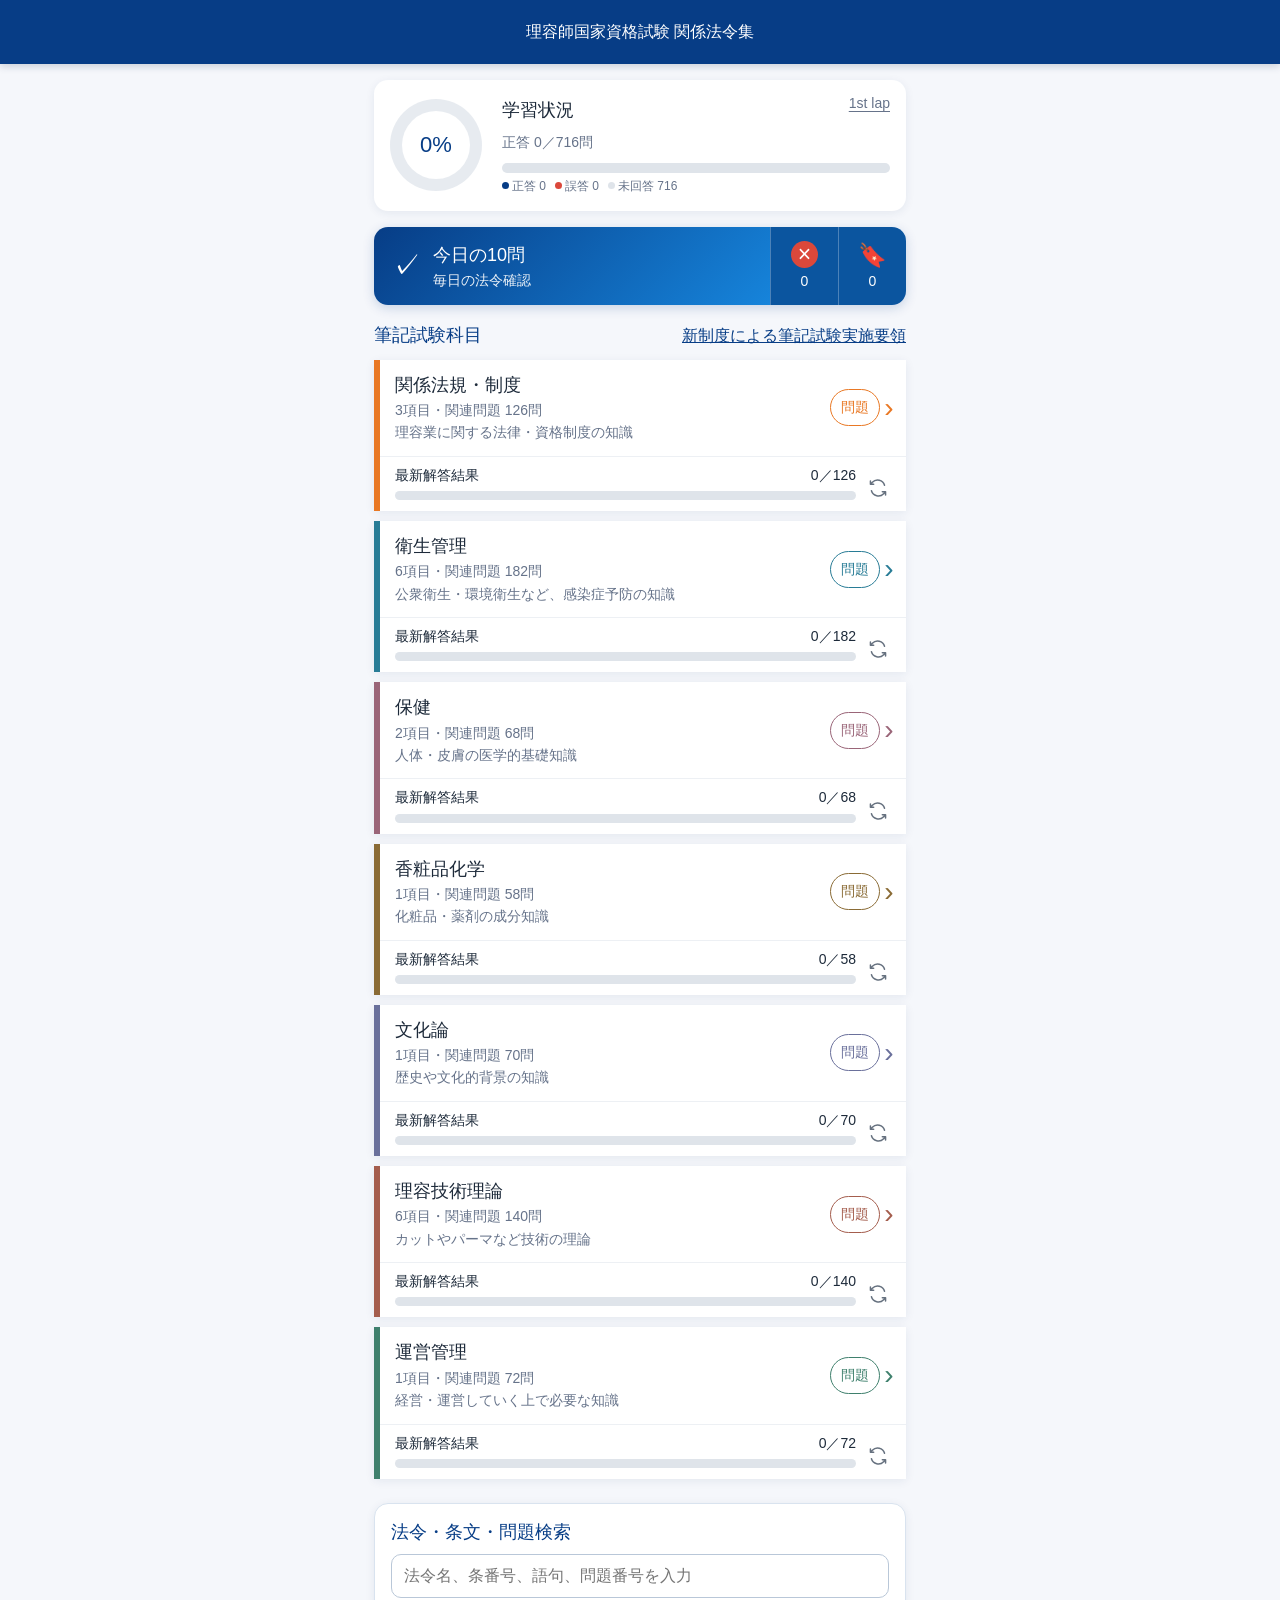
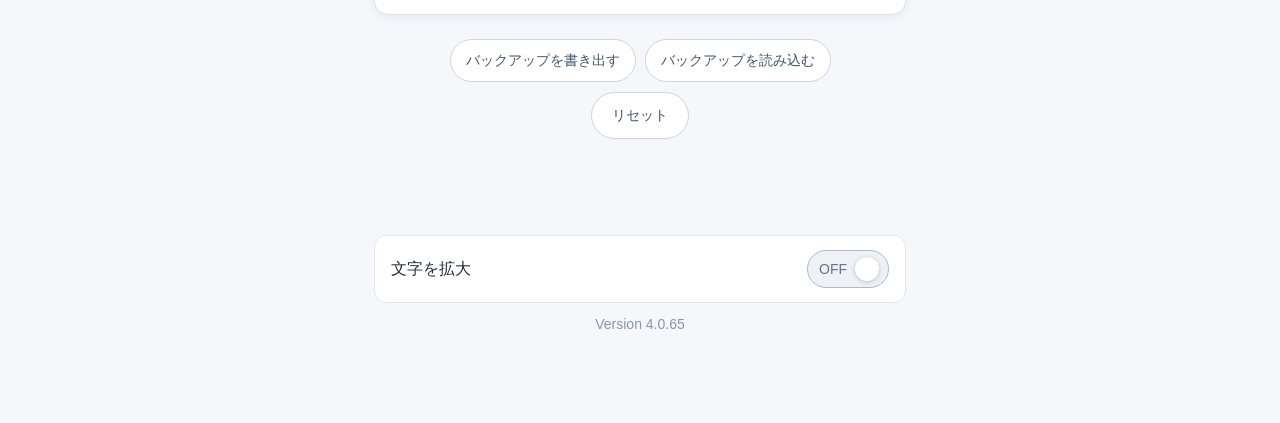
<file: index.html>
<!doctype html>
<html lang="ja">
<head>
<meta charset="utf-8">
<meta name="viewport" content="width=device-width,initial-scale=1,viewport-fit=cover">
<meta name="theme-color" content="#073d86">
<meta name="apple-mobile-web-app-capable" content="yes">
<meta name="apple-mobile-web-app-status-bar-style" content="default">
<meta name="apple-mobile-web-app-title" content="法令集">
<meta name="application-name" content="法令集">
<title>理容師国家資格試験 関係法令集</title>
<link rel="manifest" href="manifest.webmanifest?v=4.0.65">
<link rel="apple-touch-icon" href="icon-180.png?v=4.0.65">
<link rel="icon" type="image/png" sizes="192x192" href="icon-192.png?v=4.0.65">
<link rel="stylesheet" href="style.css?v=4.0.65">
</head>
<body>
<nav class="app-header" aria-label="画面移動">
  <button id="headerBack" class="header-nav-button" type="button" onclick="LawBook.back()" aria-label="戻る" hidden>‹</button>
  <h1>理容師国家資格試験 関係法令集</h1>
  <button id="headerHome" class="header-nav-button" type="button" onclick="LawBook.home()" aria-label="ホームへ戻る" hidden>⌂</button>
</nav>
<main id="app" class="app" aria-live="polite"></main>
<script src="分野別問題/data.js?v=4.0.65"></script>
<script src="officialQuestionsData.js?v=4.0.65"></script>
<script src="supplementaryQuestionsData.js?v=4.0.65"></script>
<script src="lawArticleData.js?v=4.0.65"></script>
<script src="commercialLawData.js?v=4.0.65"></script>
<script src="lawMasterData.js?v=4.0.65"></script>
<script src="confirmedAuditData.js?v=4.0.65"></script>
<script src="app.js?v=4.0.65"></script>
<script src="lawAudit.js?v=4.0.65"></script>
</body>
</html>
</file>
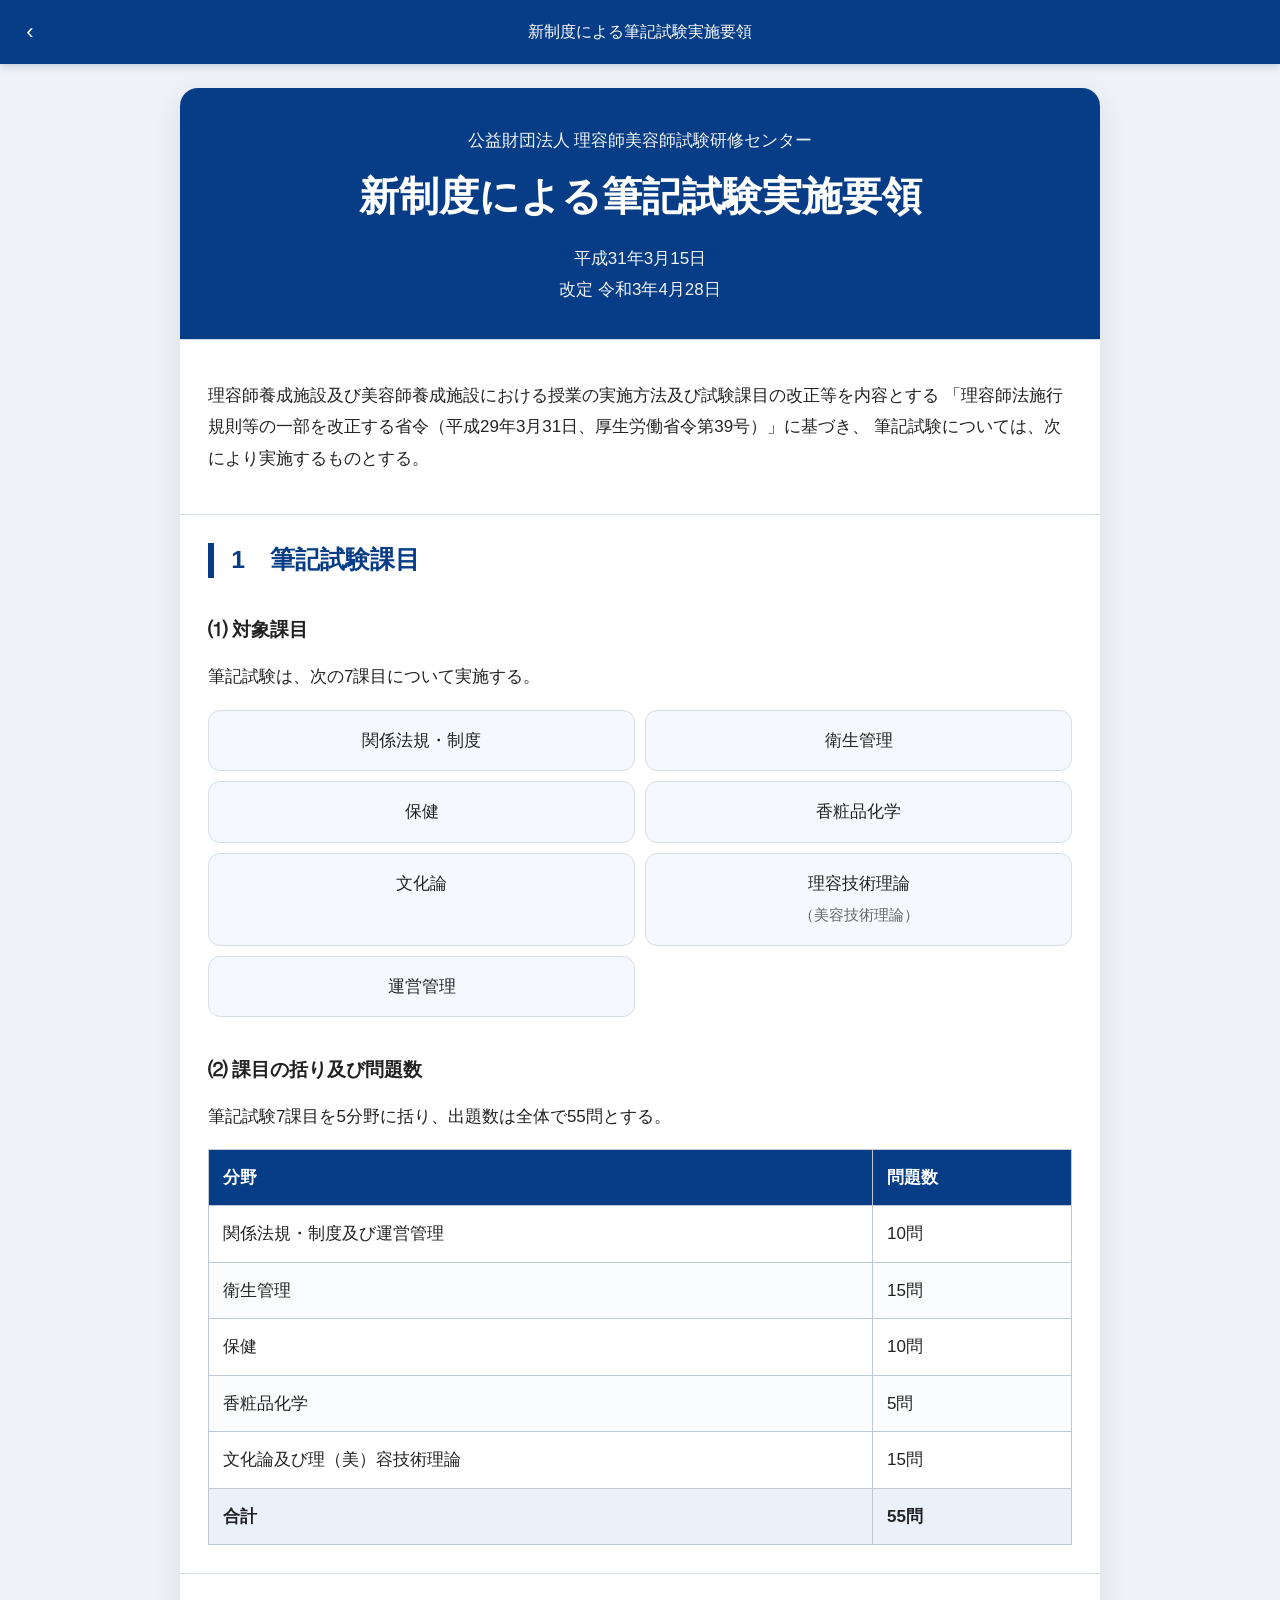
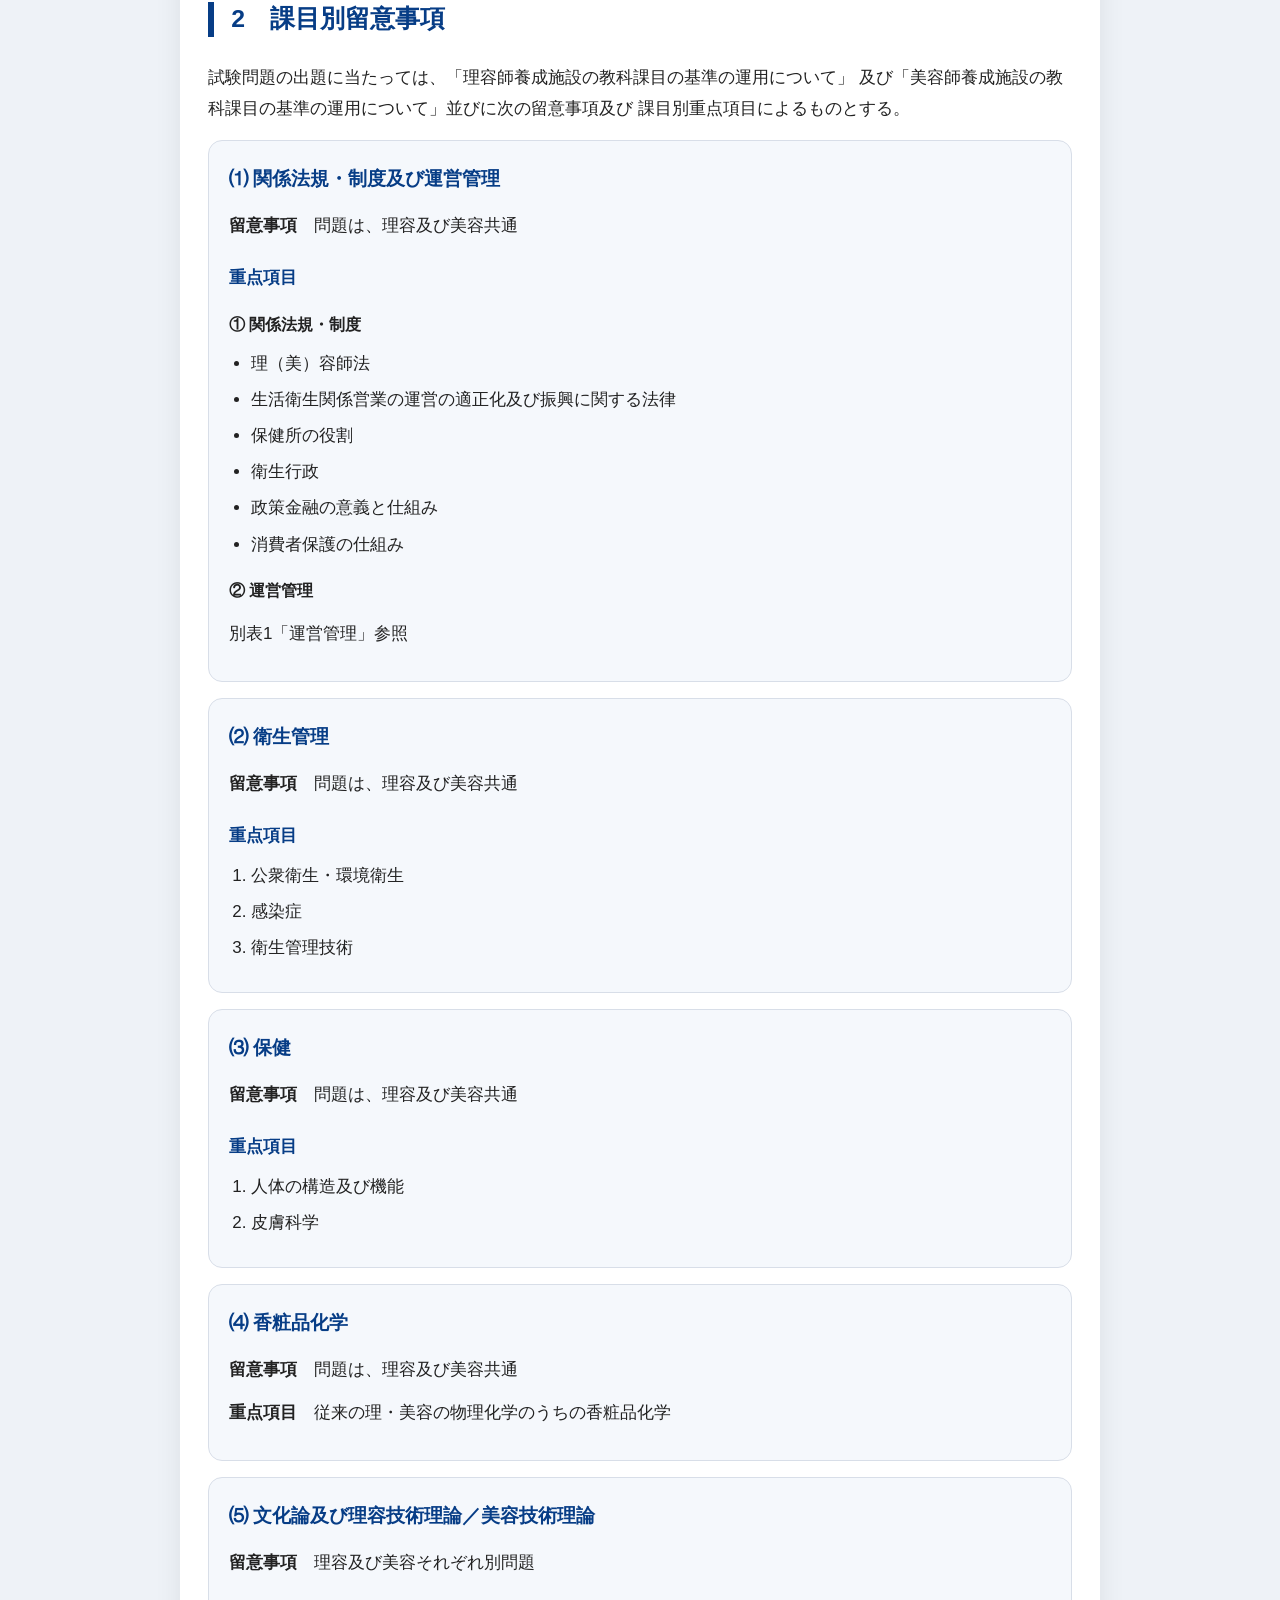
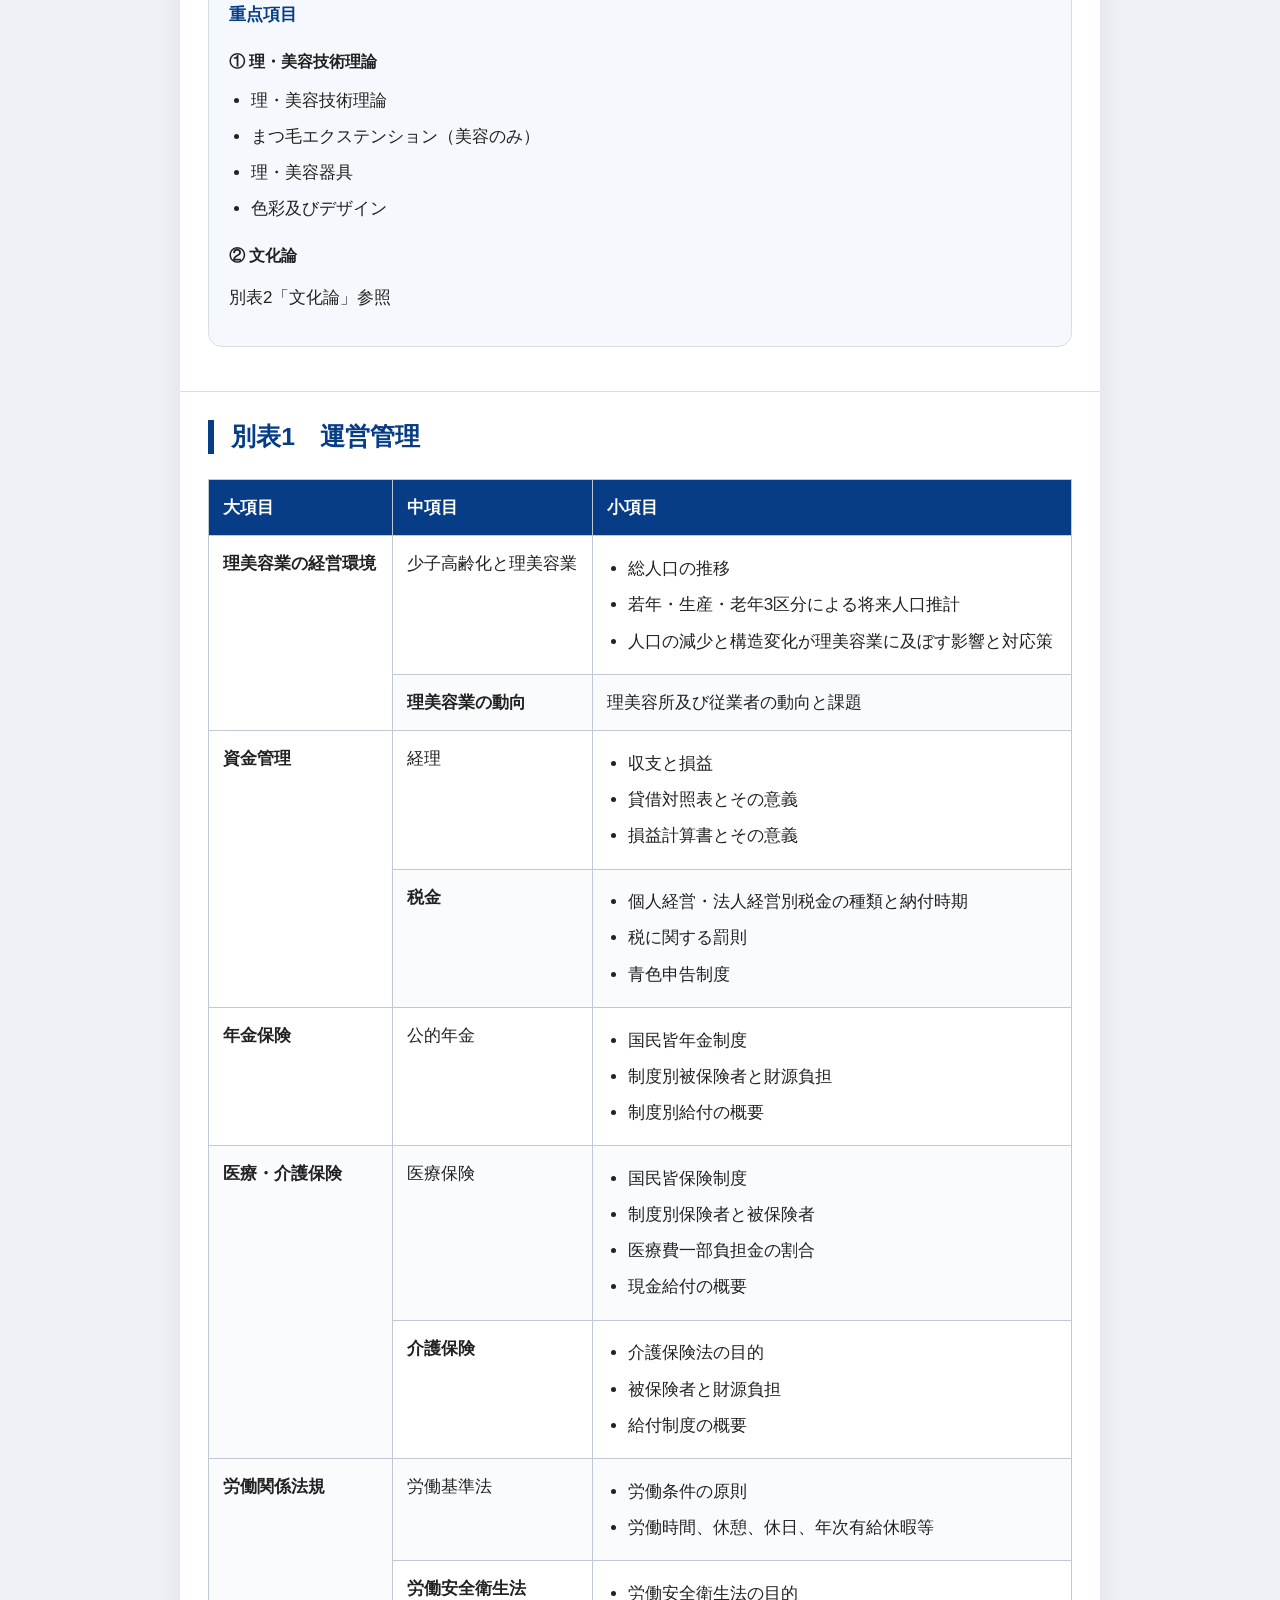
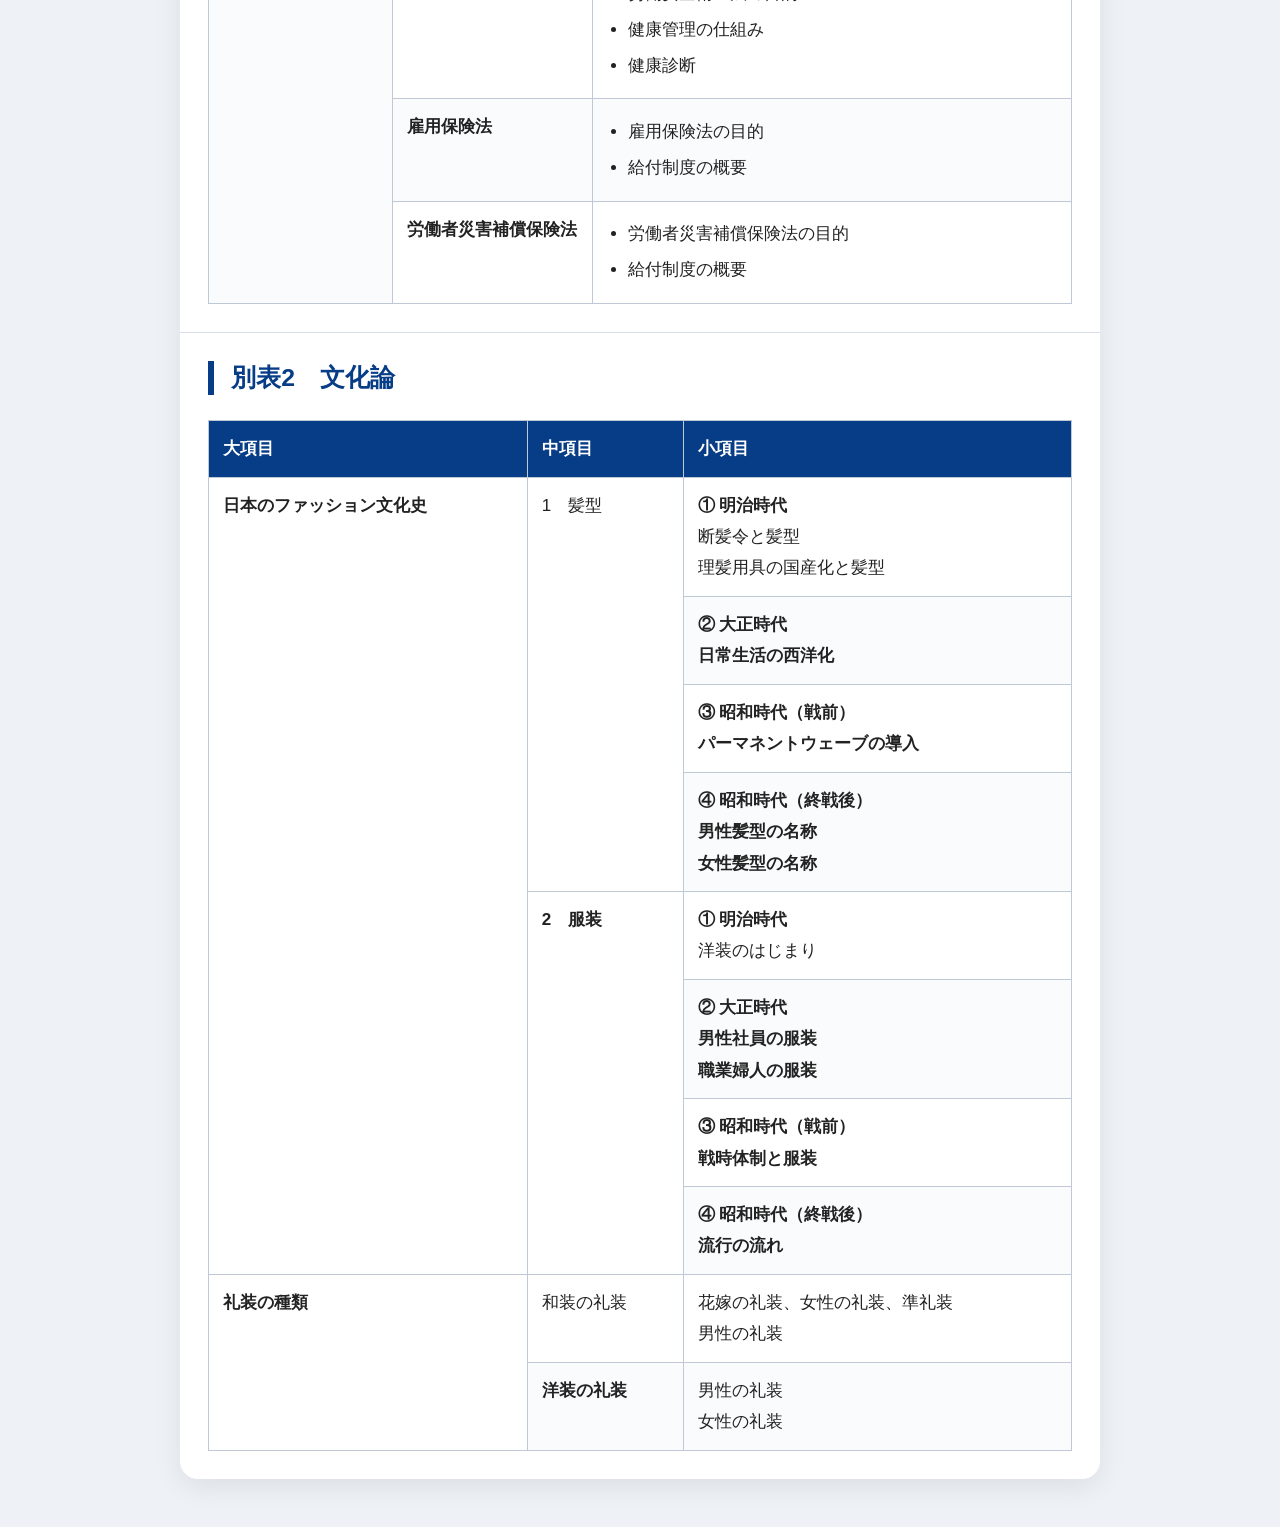
<file: preview.html>
<!DOCTYPE html>
<html lang="ja">
<head>
<meta charset="utf-8">
<meta name="viewport" content="width=device-width, initial-scale=1">
<title>新制度による筆記試験実施要領</title>
<style>
:root {
  --navy:#073D86;
  --ink:#222;
  --muted:#666;
  --line:#d8dee8;
  --soft:#f5f8fc;
  --accent:#eaf1fb;
}
* { box-sizing:border-box; }
html { scroll-behavior:smooth; }
body {
  margin:0;
  background:#eef2f7;
  color:var(--ink);
  font-family:-apple-system,BlinkMacSystemFont,"ヒラギノ角ゴシック","Yu Gothic","メイリオ",sans-serif;
  line-height:1.85;
  font-size:17px;
}
.app-header {
  position:sticky;
  top:0;
  z-index:20;
  display:grid;
  grid-template-columns:54px minmax(0,1fr) 54px;
  align-items:center;
  min-height:64px;
  padding:env(safe-area-inset-top) 8px 0;
  background:var(--navy);
  color:#fff;
  box-shadow:0 2px 8px rgba(16,42,76,.2);
}
.app-header h1 {
  margin:0;
  font-size:16px;
  font-weight:400;
  line-height:1.35;
  text-align:center;
}
.header-nav-button {
  display:grid;
  place-items:center;
  width:44px;
  height:44px;
  padding:0;
  border:0;
  background:transparent;
  color:#fff;
  font:inherit;
  font-size:22px;
  line-height:1;
}
main {
  width:min(920px, calc(100% - 24px));
  margin:24px auto 48px;
  background:#fff;
  border-radius:18px;
  box-shadow:0 8px 28px rgba(0,0,0,.08);
  overflow:hidden;
}
.hero {
  padding:34px 28px 30px;
  background:var(--navy);
  color:#fff;
  text-align:center;
}
.hero h1 {
  margin:.3em 0 .5em;
  font-size:clamp(26px,5vw,40px);
  line-height:1.35;
}
.eyebrow,.date { margin:.2em 0; opacity:.95; }
section { padding:28px; border-top:1px solid var(--line); }
h2 {
  margin:0 0 1em;
  color:var(--navy);
  font-size:1.55rem;
  line-height:1.4;
  border-left:6px solid var(--navy);
  padding-left:.7em;
}
h3 { margin:1.8em 0 .7em; font-size:1.2rem; }
h4 { margin:1.2em 0 .5em; color:var(--navy); }
h5 { margin:1em 0 .4em; font-size:1rem; }
p { margin:.7em 0; }
ul,ol { margin:.5em 0 .5em 1.3em; padding:0; }
li { margin:.28em 0; }
.subject-grid {
  display:grid;
  grid-template-columns:repeat(2,minmax(0,1fr));
  gap:10px;
  margin:1em 0 1.5em;
}
.subject-grid > div {
  background:var(--soft);
  border:1px solid var(--line);
  border-radius:12px;
  padding:14px;
  text-align:center;
}
.subject-grid span { color:var(--muted); font-size:.9em; }
.card {
  margin:16px 0;
  padding:20px;
  background:var(--soft);
  border:1px solid var(--line);
  border-radius:14px;
}
.card h3 { margin-top:0; color:var(--navy); }
.table-wrap {
  overflow-x:auto;
  -webkit-overflow-scrolling:touch;
  margin-top:1em;
}
table {
  width:100%;
  border-collapse:collapse;
  min-width:560px;
}
th,td {
  border:1px solid #bfc8d5;
  padding:12px 14px;
  vertical-align:top;
}
th {
  background:var(--navy);
  color:#fff;
  text-align:left;
}
tbody tr:nth-child(even) td { background:#fafbfd; }
.total td {
  background:var(--accent)!important;
  font-weight:700;
}
.detail-table td:first-child { font-weight:600; }
.detail-table ul { margin:.2em 0 .2em 1.2em; }
@media (max-width:640px) {
  body { font-size:16px; }
  main { width:100%; margin:0; border-radius:0; box-shadow:none; }
  .hero { padding:26px 18px; }
  section { padding:22px 16px; }
  .subject-grid { grid-template-columns:1fr; }
  .card { padding:16px; }
  .table-wrap { overflow-x:visible; }
  table {
    min-width:0;
    table-layout:fixed;
    font-size:14px;
    line-height:1.55;
  }
  th,td {
    padding:8px 6px;
    overflow-wrap:anywhere;
  }
  table:not(.detail-table) th:last-child,
  table:not(.detail-table) td:last-child {
    width:72px;
  }
}
@media print {
  body { background:#fff; }
  main { width:100%; margin:0; box-shadow:none; }
  .card { break-inside:avoid; }
  section { break-inside:auto; }
}
</style>
</head>
<body>
<nav class="app-header" aria-label="画面移動">
  <button class="header-nav-button" type="button" onclick="history.back()" aria-label="戻る">‹</button>
  <h1>新制度による筆記試験実施要領</h1>
  <span aria-hidden="true"></span>
</nav>
<main>

<header class="hero">
  <p class="eyebrow">公益財団法人 理容師美容師試験研修センター</p>
  <h1>新制度による筆記試験実施要領</h1>
  <p class="date">平成31年3月15日<br>改定 令和3年4月28日</p>
</header>

<section>
  <p>
    理容師養成施設及び美容師養成施設における授業の実施方法及び試験課目の改正等を内容とする
    「理容師法施行規則等の一部を改正する省令（平成29年3月31日、厚生労働省令第39号）」に基づき、
    筆記試験については、次により実施するものとする。
  </p>
</section>

<section>
  <h2>1　筆記試験課目</h2>

  <h3>⑴ 対象課目</h3>
  <p>筆記試験は、次の7課目について実施する。</p>
  <div class="subject-grid">
    <div>関係法規・制度</div>
    <div>衛生管理</div>
    <div>保健</div>
    <div>香粧品化学</div>
    <div>文化論</div>
    <div>理容技術理論<br><span>（美容技術理論）</span></div>
    <div>運営管理</div>
  </div>

  <h3>⑵ 課目の括り及び問題数</h3>
  <p>筆記試験7課目を5分野に括り、出題数は全体で55問とする。</p>

  <div class="table-wrap">
    <table>
      <thead>
        <tr><th>分野</th><th>問題数</th></tr>
      </thead>
      <tbody>
        <tr><td>関係法規・制度及び運営管理</td><td>10問</td></tr>
        <tr><td>衛生管理</td><td>15問</td></tr>
        <tr><td>保健</td><td>10問</td></tr>
        <tr><td>香粧品化学</td><td>5問</td></tr>
        <tr><td>文化論及び理（美）容技術理論</td><td>15問</td></tr>
        <tr class="total"><td>合計</td><td>55問</td></tr>
      </tbody>
    </table>
  </div>
</section>


<section>
  <h2>2　課目別留意事項</h2>
  <p>
    試験問題の出題に当たっては、「理容師養成施設の教科課目の基準の運用について」
    及び「美容師養成施設の教科課目の基準の運用について」並びに次の留意事項及び
    課目別重点項目によるものとする。
  </p>

  <article class="card">
    <h3>⑴ 関係法規・制度及び運営管理</h3>
    <p><strong>留意事項</strong>　問題は、理容及び美容共通</p>
    <h4>重点項目</h4>
    <h5>① 関係法規・制度</h5>
    <ul>
      <li>理（美）容師法</li>
      <li>生活衛生関係営業の運営の適正化及び振興に関する法律</li>
      <li>保健所の役割</li>
      <li>衛生行政</li>
      <li>政策金融の意義と仕組み</li>
      <li>消費者保護の仕組み</li>
    </ul>
    <h5>② 運営管理</h5>
    <p>別表1「運営管理」参照</p>
  </article>

  <article class="card">
    <h3>⑵ 衛生管理</h3>
    <p><strong>留意事項</strong>　問題は、理容及び美容共通</p>
    <h4>重点項目</h4>
    <ol>
      <li>公衆衛生・環境衛生</li>
      <li>感染症</li>
      <li>衛生管理技術</li>
    </ol>
  </article>

  <article class="card">
    <h3>⑶ 保健</h3>
    <p><strong>留意事項</strong>　問題は、理容及び美容共通</p>
    <h4>重点項目</h4>
    <ol>
      <li>人体の構造及び機能</li>
      <li>皮膚科学</li>
    </ol>
  </article>

  <article class="card">
    <h3>⑷ 香粧品化学</h3>
    <p><strong>留意事項</strong>　問題は、理容及び美容共通</p>
    <p><strong>重点項目</strong>　従来の理・美容の物理化学のうちの香粧品化学</p>
  </article>

  <article class="card">
    <h3>⑸ 文化論及び理容技術理論／美容技術理論</h3>
    <p><strong>留意事項</strong>　理容及び美容それぞれ別問題</p>
    <h4>重点項目</h4>
    <h5>① 理・美容技術理論</h5>
    <ul>
      <li>理・美容技術理論</li>
      <li>まつ毛エクステンション（美容のみ）</li>
      <li>理・美容器具</li>
      <li>色彩及びデザイン</li>
    </ul>
    <h5>② 文化論</h5>
    <p>別表2「文化論」参照</p>
  </article>
</section>


<section>
  <h2>別表1　運営管理</h2>
  <div class="table-wrap">
    <table class="detail-table">
      <thead>
        <tr><th>大項目</th><th>中項目</th><th>小項目</th></tr>
      </thead>
      <tbody>
        <tr>
          <td rowspan="2">理美容業の経営環境</td>
          <td>少子高齢化と理美容業</td>
          <td>
            <ul>
              <li>総人口の推移</li>
              <li>若年・生産・老年3区分による将来人口推計</li>
              <li>人口の減少と構造変化が理美容業に及ぼす影響と対応策</li>
            </ul>
          </td>
        </tr>
        <tr><td>理美容業の動向</td><td>理美容所及び従業者の動向と課題</td></tr>

        <tr>
          <td rowspan="2">資金管理</td>
          <td>経理</td>
          <td><ul><li>収支と損益</li><li>貸借対照表とその意義</li><li>損益計算書とその意義</li></ul></td>
        </tr>
        <tr>
          <td>税金</td>
          <td><ul><li>個人経営・法人経営別税金の種類と納付時期</li><li>税に関する罰則</li><li>青色申告制度</li></ul></td>
        </tr>

        <tr>
          <td>年金保険</td>
          <td>公的年金</td>
          <td><ul><li>国民皆年金制度</li><li>制度別被保険者と財源負担</li><li>制度別給付の概要</li></ul></td>
        </tr>

        <tr>
          <td rowspan="2">医療・介護保険</td>
          <td>医療保険</td>
          <td><ul><li>国民皆保険制度</li><li>制度別保険者と被保険者</li><li>医療費一部負担金の割合</li><li>現金給付の概要</li></ul></td>
        </tr>
        <tr>
          <td>介護保険</td>
          <td><ul><li>介護保険法の目的</li><li>被保険者と財源負担</li><li>給付制度の概要</li></ul></td>
        </tr>

        <tr>
          <td rowspan="4">労働関係法規</td>
          <td>労働基準法</td>
          <td><ul><li>労働条件の原則</li><li>労働時間、休憩、休日、年次有給休暇等</li></ul></td>
        </tr>
        <tr>
          <td>労働安全衛生法</td>
          <td><ul><li>労働安全衛生法の目的</li><li>健康管理の仕組み</li><li>健康診断</li></ul></td>
        </tr>
        <tr>
          <td>雇用保険法</td>
          <td><ul><li>雇用保険法の目的</li><li>給付制度の概要</li></ul></td>
        </tr>
        <tr>
          <td>労働者災害補償保険法</td>
          <td><ul><li>労働者災害補償保険法の目的</li><li>給付制度の概要</li></ul></td>
        </tr>
      </tbody>
    </table>
  </div>
</section>


<section>
  <h2>別表2　文化論</h2>
  <div class="table-wrap">
    <table class="detail-table">
      <thead>
        <tr><th>大項目</th><th>中項目</th><th>小項目</th></tr>
      </thead>
      <tbody>
        <tr>
          <td rowspan="8">日本のファッション文化史</td>
          <td rowspan="4">1　髪型</td>
          <td><strong>① 明治時代</strong><br>断髪令と髪型<br>理髪用具の国産化と髪型</td>
        </tr>
        <tr><td><strong>② 大正時代</strong><br>日常生活の西洋化</td></tr>
        <tr><td><strong>③ 昭和時代（戦前）</strong><br>パーマネントウェーブの導入</td></tr>
        <tr><td><strong>④ 昭和時代（終戦後）</strong><br>男性髪型の名称<br>女性髪型の名称</td></tr>

        <tr>
          <td rowspan="4">2　服装</td>
          <td><strong>① 明治時代</strong><br>洋装のはじまり</td>
        </tr>
        <tr><td><strong>② 大正時代</strong><br>男性社員の服装<br>職業婦人の服装</td></tr>
        <tr><td><strong>③ 昭和時代（戦前）</strong><br>戦時体制と服装</td></tr>
        <tr><td><strong>④ 昭和時代（終戦後）</strong><br>流行の流れ</td></tr>

        <tr>
          <td rowspan="2">礼装の種類</td>
          <td>和装の礼装</td>
          <td>花嫁の礼装、女性の礼装、準礼装<br>男性の礼装</td>
        </tr>
        <tr>
          <td>洋装の礼装</td>
          <td>男性の礼装<br>女性の礼装</td>
        </tr>
      </tbody>
    </table>
  </div>
</section>

</main>
</body>
</html>
</file>
<file: style.css>
:root{
  --font-lv1:22px;--font-lv2:20px;--font-lv3:18px;--font-lv4:16px;--font-lv5:14px;
  --navy:#073d86;--blue:#1266c3;--chart-blue:#3477d4;--chart-green:#35ba39;--orange:#ff8a22;--wrong:#db483b;--gray:#dfe4ea;
  --text:#1d2a3a;--muted:#66738a;--bg:#f5f7fb;--card:#fff;--danger:#c83b32;
}
*{box-sizing:border-box;font-weight:400}
html{background:var(--bg);color:var(--text);font-family:-apple-system,BlinkMacSystemFont,"Hiragino Sans","Yu Gothic",Meiryo,sans-serif;font-weight:400;-webkit-text-size-adjust:100%;text-size-adjust:100%}
body{margin:0;min-height:100vh;background:var(--bg);font-size:var(--font-lv4);font-weight:400;line-height:1.65}
button,input{font:inherit}
button{cursor:pointer}
.app-header{position:sticky;top:0;z-index:20;display:grid;grid-template-columns:54px minmax(0,1fr) 54px;align-items:center;min-height:64px;padding:env(safe-area-inset-top) 8px 0;background:var(--navy);color:#fff;box-shadow:0 2px 8px #102a4c33}
.app-header h1{margin:0;text-align:center;font-size:var(--font-lv4);font-weight:400;line-height:1.3;overflow-wrap:anywhere}
.header-nav-button{display:grid;place-items:center;width:44px;height:44px;padding:0;border:0;background:transparent;color:#fff;font:inherit;font-size:var(--font-lv1);line-height:1}
.header-nav-button[hidden]{visibility:hidden;display:grid!important}
.app{width:min(100%,560px);margin:auto;padding:16px 14px calc(88px + env(safe-area-inset-bottom))}
.section-title{margin:0 0 12px;font-size:var(--font-lv3);font-weight:400;color:var(--navy);line-height:1.4}
.section-title-row{display:flex;align-items:baseline;justify-content:space-between;gap:10px;margin:0 0 12px;flex-wrap:wrap}
.section-title-row .section-title{margin:0}
.exam-guide-link{margin-left:auto;color:var(--navy);font-size:16px;font-weight:400;line-height:1.4;text-align:right;text-decoration:underline}
.home-card,.article-card,.question-card,.result-card,.bookmark-item,.setting-card{background:var(--card);border-radius:14px;box-shadow:0 2px 10px #17386114}
.progress-card{position:relative;display:grid;grid-template-columns:96px 1fr;gap:16px;align-items:center;padding:16px;margin-bottom:16px}
.lap-count{position:absolute;top:14px;right:16px;padding:0;border:0;background:transparent;color:var(--muted);font-size:var(--font-lv5);line-height:1.3;text-decoration:underline;text-underline-offset:3px}
.progress-ring{display:grid;place-items:center;width:92px;height:92px;border-radius:50%;background:conic-gradient(var(--chart-blue) var(--rate),#e7ebf0 0);position:relative}
.progress-ring::after{content:"";position:absolute;width:68px;height:68px;border-radius:50%;background:#fff}
.progress-ring span{position:relative;z-index:1;font-size:var(--font-lv1);color:var(--navy)}
.progress-summary h2{margin:0 0 5px;font-size:var(--font-lv3);font-weight:400}
.progress-summary p{margin:0;color:var(--muted);font-size:var(--font-lv5)}
.home-result-bar{display:flex;overflow:hidden;width:100%;height:10px;margin-top:9px;border-radius:99px;background:#d9dee5}
.home-result-bar i{display:block;height:100%}.home-result-bar .correct{background:var(--chart-green)}.home-result-bar .wrong{background:var(--wrong)}.home-result-bar .unanswered{background:var(--gray)}
.home-result-legend{display:flex;flex-wrap:wrap;gap:3px 9px;margin-top:5px;color:var(--muted);font-size:12px;line-height:1.4}
.home-result-legend span::before{content:"";display:inline-block;width:7px;height:7px;margin-right:3px;border-radius:50%;vertical-align:1px}.home-result-legend .correct::before{background:var(--navy)}.home-result-legend .wrong::before{background:var(--wrong)}.home-result-legend .unanswered::before{background:var(--gray)}
.overall-stat{margin-top:10px}
.law-stat-head{display:flex;justify-content:space-between;gap:8px;margin-bottom:4px;font-size:var(--font-lv5)}
.stacked-bar{display:flex;overflow:hidden;height:9px;border-radius:99px;background:var(--gray)}
.stacked-bar .correct{background:var(--chart-green)}.stacked-bar .wrong{background:var(--wrong)}
.bar-legend{display:flex;flex-wrap:wrap;gap:8px;margin-top:5px;color:var(--muted);font-size:var(--font-lv5)}
.bar-legend span::before{content:"";display:inline-block;width:7px;height:7px;margin-right:3px;border-radius:50%;vertical-align:1px}.legend-correct::before{background:var(--chart-green)}.legend-wrong::before{background:var(--wrong)}.legend-unanswered::before{background:var(--gray)}
.today-wrap{display:grid;grid-template-columns:minmax(0,1fr) 68px 68px;margin-bottom:18px;border-radius:14px;overflow:hidden;box-shadow:0 3px 12px #073d8630}
.today-start,.today-side-button{min-height:78px;border:0;color:#fff}
.today-start{display:flex;align-items:center;gap:12px;min-width:0;padding:13px 17px;background:linear-gradient(135deg,var(--navy),#1684db);text-align:left}
.today-start>span:last-child{min-width:0}.today-start .check{font-size:30px}.today-start strong{display:block;font-size:var(--font-lv3);font-weight:400;white-space:nowrap}.today-start small{display:block;font-size:var(--font-lv5);line-height:1.45;opacity:.92;white-space:nowrap}
.today-side-button{display:grid;grid-template-rows:30px 20px;align-content:center;justify-items:center;gap:1px;background:#0b559f;border-left:1px solid #ffffff44}.today-side-button span{display:block}.today-side-button .count{font-size:var(--font-lv5);line-height:20px}.today-side-icon{height:30px;line-height:30px}.bookmark-mark{font-size:23px}.wrong-mark{display:grid!important;place-items:center;width:27px;height:27px;margin-top:1px;border-radius:50%;background:var(--wrong);color:#fff;font-size:23px;line-height:1}
.law-list{display:grid;gap:10px;margin-bottom:24px}
.subject-list{display:grid;gap:10px;margin-bottom:24px}
.home-law-search{margin:0 0 24px;padding:16px;border:1px solid #d9e3ef;border-radius:14px;background:#fff;box-shadow:0 2px 10px #17386114}
.home-law-search>label{display:block;margin-bottom:9px;color:var(--navy);font-size:var(--font-lv3);font-weight:400;line-height:1.4}
.home-law-search>input{display:block;width:100%;min-width:0;min-height:44px;padding:10px 12px;border:1px solid #b9c7d8;border-radius:10px;background:#fff;color:var(--text);font-size:16px;line-height:1.4}
.home-law-search>input:focus{border-color:var(--navy);outline:2px solid #073d8626;outline-offset:1px}
.law-search-results{display:grid;gap:16px}
.law-search-results:not(:empty){margin-top:16px}
.search-result-group{display:grid;gap:8px;min-width:0}
.search-result-group h3{margin:0 0 2px;color:var(--navy);font-size:var(--font-lv4);font-weight:400;line-height:1.4}
.search-result-item{position:relative;display:grid;gap:4px;width:100%;min-width:0;padding:12px 13px;border:1px solid #d7e0eb;border-left:5px solid var(--result-color,var(--navy));border-radius:8px;background:#fff;color:var(--text);text-align:left}
.search-result-item.question{--result-color:#073d86}
.search-result-item strong{font-size:var(--font-lv4);font-weight:400;line-height:1.5;overflow-wrap:anywhere}
.search-result-item small{display:-webkit-box;overflow:hidden;color:var(--muted);font-size:var(--font-lv5);line-height:1.55;overflow-wrap:anywhere;-webkit-box-orient:vertical;-webkit-line-clamp:3}
.search-result-label{justify-self:start;padding:2px 7px;border-radius:999px;background:#eef3f8;color:#526277;font-size:12px;line-height:1.4}
.search-result-subject{color:var(--result-color,var(--navy));font-size:var(--font-lv5);line-height:1.4}
.search-empty{margin:0;padding:16px 4px 4px;color:var(--muted);font-size:var(--font-lv4);line-height:1.6;text-align:center}
.subject-entry{overflow:hidden;border-left:6px solid var(--subject-color,var(--navy));border-radius:0;background:#fff;box-shadow:0 2px 9px #17386114}
.subject-button{display:grid;grid-template-columns:minmax(0,1fr) auto 26px;align-items:stretch;width:100%;min-height:64px;background:#fff;color:var(--text)}
.subject-main,.subject-question,.subject-arrow{border:0;background:#fff;color:var(--text)}
.subject-main{min-width:0;padding:12px 6px 12px 15px;text-align:left}
.subject-question{align-self:center;min-height:36px;padding:6px 10px;border:1px solid var(--subject-color,var(--navy));border-radius:999px;color:var(--subject-color,var(--navy));font-size:var(--font-lv5);white-space:nowrap}
.subject-arrow{display:grid;place-items:center;padding:0 10px 0 2px}
.subject-button strong{font-size:var(--font-lv3);font-weight:400;line-height:1.45;overflow-wrap:anywhere}
.subject-button small{display:block;color:var(--muted);font-size:var(--font-lv5)}
.subject-heading-line{display:flex;flex-wrap:wrap;align-items:baseline;gap:0 0.45em}
.subject-button .subject-summary{display:inline}
.subject-button .subject-description{font-size:14px;line-height:1.55}
.subject-button .arrow{color:var(--subject-color,var(--navy))}
.subject-progress{position:relative;padding:7px 50px 11px 15px;border-top:1px solid #edf0f4}
.law-entry{overflow:hidden;border-left:6px solid var(--law-color,var(--orange));border-radius:0;background:#fff;box-shadow:0 2px 9px #17386114}
.law-button,.article-button{display:grid;grid-template-columns:1fr auto;align-items:center;width:100%;min-height:64px;padding:12px 15px;border:0;border-left:6px solid var(--law-color,var(--orange));border-radius:12px;background:#fff;color:var(--text);box-shadow:0 2px 9px #17386114;text-align:left}
.law-entry .law-button{grid-template-columns:minmax(0,1fr) auto auto;border-left:0;border-radius:0;box-shadow:none}
.article-button{border-radius:0}
.law-lap{margin-left:10px;color:var(--muted);font-size:var(--font-lv5);white-space:nowrap}
.law-progress{position:relative;padding:7px 50px 11px 15px;border-top:1px solid #edf0f4}
.individual-reset-button{position:absolute;right:8px;bottom:3px;display:grid;place-items:center;width:40px;height:40px;padding:0;border:0;background:transparent;color:#66717f}
.individual-reset-button svg{width:22px;height:22px;fill:none;stroke:currentColor;stroke-width:2.2;stroke-linecap:round;stroke-linejoin:round}
.law-button strong,.article-button strong{font-size:var(--font-lv3);font-weight:400;line-height:1.45;overflow-wrap:anywhere}.law-button small,.article-button small{display:block;color:var(--muted);font-size:var(--font-lv5)}
.arrow{font-size:28px;color:var(--orange)}
.law-entry .arrow{color:var(--law-color,var(--orange))}
.article-button .arrow{color:var(--law-color,var(--orange))}
.utility-actions{display:flex;flex-wrap:wrap;justify-content:center;gap:9px;margin:24px 0 8px}
.utility-actions button{min-height:42px;padding:9px 15px;border:1px solid #cbd5e1;border-radius:999px;background:#fff;color:#43536b;font-size:var(--font-lv5)}
.reset-row{display:flex;justify-content:center;margin:10px 0 96px}.reset-row button{padding:11px 20px;border:1px solid #cbd5e1;border-radius:999px;background:#fff;color:#43536b;font-size:var(--font-lv5)}
.setting-card{display:flex;align-items:center;justify-content:space-between;gap:14px;margin:18px 0 10px;padding:14px 16px;border:1px solid #dfe8f2;border-radius:12px;background:#fff;box-shadow:none;font-size:var(--font-lv4)}
.toggle{display:inline-flex;align-items:center;gap:8px;min-width:82px;height:38px;padding:4px 7px 4px 11px;border:1px solid #aeb9c8;border-radius:999px;background:#eef2f7;color:var(--muted);font-size:var(--font-lv5)}.toggle.is-on{border-color:var(--navy);background:var(--navy);color:#fff}.toggle-state{min-width:25px;text-align:center}.toggle-knob{display:block;width:24px;height:24px;border-radius:50%;background:#fff;box-shadow:0 1px 4px #10233f40}
.version{margin-top:12px;text-align:center;color:#8a96a8;font-size:var(--font-lv5);line-height:1.4}
.lap-history-card{padding:18px;background:var(--card);border-radius:14px;box-shadow:0 2px 10px #17386114}
.lap-history-list{display:grid;gap:20px}
.lap-history-row{padding-bottom:18px;border-bottom:1px solid #e8edf3}
.lap-history-row:last-child{padding-bottom:0;border-bottom:0}
.lap-history-head{display:flex;justify-content:space-between;gap:10px;margin-bottom:7px;color:var(--text);font-size:var(--font-lv4)}
.view-head{display:grid;grid-template-columns:40px minmax(0,1fr) 40px;align-items:center;margin-bottom:14px}.view-head h2{margin:0;text-align:center;color:var(--navy);font-size:var(--font-lv3);font-weight:400;line-height:1.4;overflow-wrap:anywhere}
.article-card{padding:0}
.article-card summary{display:grid;grid-template-columns:1fr auto;align-items:center;gap:12px;padding:18px;cursor:pointer;list-style:none}
.article-card summary::-webkit-details-marker{display:none}
.article-card summary h2{margin:0;color:var(--navy);font-size:var(--font-lv3);font-weight:400;line-height:1.5;overflow-wrap:anywhere}
.article-toggle{color:var(--navy);font-size:24px;line-height:1;transition:transform .2s}
.article-card:not([open]) .article-toggle{transform:rotate(180deg)}
.article-content{padding:0 18px 18px}
.article-block{margin:0;padding:18px 0;border-top:1px solid #e8edf3}.article-block:first-of-type{border-top:0}.article-block h3{margin:0 0 10px;color:var(--orange);font-size:var(--font-lv3);font-weight:600;line-height:1.45}.article-block p,.article-block li{font-size:var(--font-lv4);font-weight:400;line-height:1.72}.article-block p{margin:0 0 1em;white-space:pre-wrap;overflow-wrap:anywhere}.article-block p:last-child{margin-bottom:0}.article-points{display:block}.article-source{color:#2e3c50;font-size:var(--font-lv4)!important;font-weight:400!important;line-height:1.72!important}.article-source.article-number{color:var(--navy)}
.primary-button,.secondary-button{width:100%;min-height:48px;margin-top:10px;border-radius:10px;font-size:var(--font-lv4)}
.primary-button{border:0;background:var(--navy);color:#fff}.secondary-button{border:1px solid #bdc9d8;background:#fff;color:var(--navy)}
.law-related-link{margin:0 0 14px}
.no-related{margin:10px 0 0;color:var(--muted);font-size:var(--font-lv5);text-align:center}
.article-navigation,.question-nav{position:fixed;z-index:30;right:0;bottom:0;left:0;display:grid;gap:8px;width:min(100%,560px);margin:0 auto;padding:10px 14px calc(10px + env(safe-area-inset-bottom));border-top:1px solid #dce4ee;background:#fff;box-shadow:0 -3px 12px #1738611f}.article-navigation{grid-template-columns:1fr 1fr 1fr}.question-nav{grid-template-columns:1fr 1fr}.article-navigation button,.question-nav button{min-height:48px;padding:7px 5px;border-radius:10px;white-space:nowrap}.article-navigation button{border:1px solid #c8d3e1;background:#fff;color:var(--navy)}.article-navigation .article-question-button{border-color:var(--navy);background:var(--navy);color:#fff}.article-navigation button:disabled{border-color:#dce2ea;background:#edf0f4;color:#9ba7b5;cursor:default}
.study-progress{height:7px;margin:0 0 12px;border-radius:99px;background:#dfe5ec;overflow:hidden}.study-progress i{display:block;height:100%;background:var(--orange)}
.answer-notice{position:fixed;z-index:25;top:64px;left:50%;display:grid;place-items:center;width:min(100%,560px);height:38px;transform:translateX(-50%);color:#fff;font-size:var(--font-lv4);line-height:1;pointer-events:none;box-shadow:0 2px 8px #102a4c2b}.answer-notice.is-correct{background:#24804e}.answer-notice.is-wrong{background:var(--danger)}
.question-card{position:relative;margin-bottom:24px;padding:18px 16px 16px}.question-card h2{margin:28px 0 18px;font-size:var(--font-lv4);font-weight:400;line-height:1.7;white-space:pre-wrap;overflow-wrap:anywhere}
.question-bookmark{position:absolute;top:12px;left:12px;border:0;background:transparent;font-size:24px;filter:grayscale(1);opacity:.55}.question-bookmark.is-on{filter:none;opacity:1}
.question-number{position:absolute;top:15px;right:15px;color:var(--muted);font-size:var(--font-lv5)}
.choices{display:grid;gap:9px}.choice{width:100%;min-height:52px;padding:10px 12px;border:1px solid #cbd5e1;border-radius:10px;background:#fff;color:var(--text);font-size:var(--font-lv4);line-height:1.65;text-align:left;overflow-wrap:anywhere}.choice.correct{border-color:#2f8a58;background:#eaf7ef}.choice.wrong{border-color:#d66057;background:#fff0ef}.choice:disabled{color:inherit;opacity:1}
.answer-box{margin-top:14px;padding:14px;border-radius:10px;background:#fff8ed}.answer-box h3{margin:0 0 8px;color:var(--orange);font-size:var(--font-lv3);font-weight:400;line-height:1.45}.answer-box p{margin:0;font-size:var(--font-lv4);line-height:1.8;white-space:pre-wrap;overflow-wrap:anywhere}.answer-explanation-part{margin:0 0 1.25em}.answer-explanation-part:last-child{margin-bottom:0}.answer-explanation-part h4{margin:0 0 .45em;font-size:var(--font-lv4);font-weight:400;line-height:1.5}.answer-explanation-part p{margin:0}
.question-nav{padding-top:30px}.question-nav-progress{position:absolute;top:6px;right:14px;left:14px;color:var(--muted);font-size:var(--font-lv5);line-height:1.4;text-align:center}.question-nav button{border:0;background:var(--navy);color:#fff}.question-nav button:disabled{background:#b9c4d1;cursor:default}
.result-card{padding:18px}.result-totals{display:grid;grid-template-columns:1fr 1fr;gap:10px;margin-bottom:16px}.result-totals div{padding:13px;border-radius:10px;text-align:center;background:#eef4fb}.result-totals strong{display:block;color:var(--navy);font-size:28px;font-weight:400}
.result-list{display:grid;gap:7px;margin-bottom:14px}.result-row{display:grid;grid-template-columns:30px minmax(0,1fr);gap:7px;padding:9px;border-radius:8px;background:#f6f8fb;font-size:var(--font-lv4);line-height:1.65;overflow-wrap:anywhere}.result-row .ok{color:#24804e}.result-row .ng{color:var(--danger)}
.bookmark-list{display:grid;gap:10px}.bookmark-item{overflow:hidden}.bookmark-item summary{display:grid;grid-template-columns:minmax(0,1fr) auto;gap:10px;padding:14px;cursor:pointer;list-style:none}.bookmark-item summary::-webkit-details-marker{display:none}.bookmark-item summary span{font-size:var(--font-lv4);line-height:1.65;overflow-wrap:anywhere}.bookmark-item summary small{color:var(--muted);font-size:var(--font-lv5)}.bookmark-body{padding:0 14px 14px;border-top:1px solid #edf0f4}.bookmark-body h3{margin:15px 0 7px;color:var(--orange);font-size:var(--font-lv3);font-weight:400;line-height:1.45}.bookmark-body p,.bookmark-body ol{margin:0;font-size:var(--font-lv4);line-height:1.75;white-space:pre-wrap;overflow-wrap:anywhere}.bookmark-actions{display:grid;grid-template-columns:1fr 1fr;gap:8px;margin-top:12px}.bookmark-actions button{min-height:44px;border-radius:9px;font-size:var(--font-lv4)}.bookmark-actions .remove{border:1px solid #e1aaa5;background:#fff;color:var(--danger)}.bookmark-actions .open{border:0;background:var(--navy);color:#fff}
.lap-mistake-list{display:grid;gap:10px}.lap-mistake-item{width:100%;padding:14px;border:0;color:var(--text);text-align:left}.lap-mistake-question{display:block;font-size:var(--font-lv4);line-height:1.65;white-space:pre-wrap;overflow-wrap:anywhere}.lap-mistake-answer{display:grid;grid-template-columns:auto minmax(0,1fr);gap:8px;margin-top:10px;padding-top:10px;border-top:1px solid #edf0f4;font-size:var(--font-lv5);line-height:1.6}.lap-mistake-answer small{color:var(--orange);font-size:inherit}.lap-mistake-answer span{overflow-wrap:anywhere}
.empty{padding:30px 12px;text-align:center;color:var(--muted)}
body.text-enlarged .law-button strong,
body.text-enlarged .subject-button strong,
body.text-enlarged .article-button strong,
body.text-enlarged .article-card summary h2{font-size:22px}
body.text-enlarged .article-block h3,
body.text-enlarged .answer-box h3{font-size:22px}
body.text-enlarged .answer-explanation-part h4{font-size:20px}
body.text-enlarged .article-block p,
body.text-enlarged .article-block li,
body.text-enlarged .question-card h2,
body.text-enlarged .choice,
body.text-enlarged .answer-box p,
body.text-enlarged .result-row,
body.text-enlarged .bookmark-item summary span,
body.text-enlarged .bookmark-body p,
body.text-enlarged .bookmark-body ol,
body.text-enlarged .lap-mistake-question{font-size:20px}
body.text-enlarged .article-source{font-size:20px!important}
body.text-enlarged .home-law-search>input,
body.text-enlarged .search-result-item strong,
body.text-enlarged .search-result-item small,
body.text-enlarged .search-empty{font-size:20px}
@media(max-width:380px){.app{padding-left:10px;padding-right:10px}.progress-card{grid-template-columns:82px 1fr;gap:10px;padding:13px}.progress-ring{width:78px;height:78px}.progress-ring::after{width:58px;height:58px}.utility-actions{gap:6px}.utility-actions button{padding-left:11px;padding-right:11px}.section-title-row{display:block}.exam-guide-link{display:block;margin-top:4px;text-align:right}}
</file>
